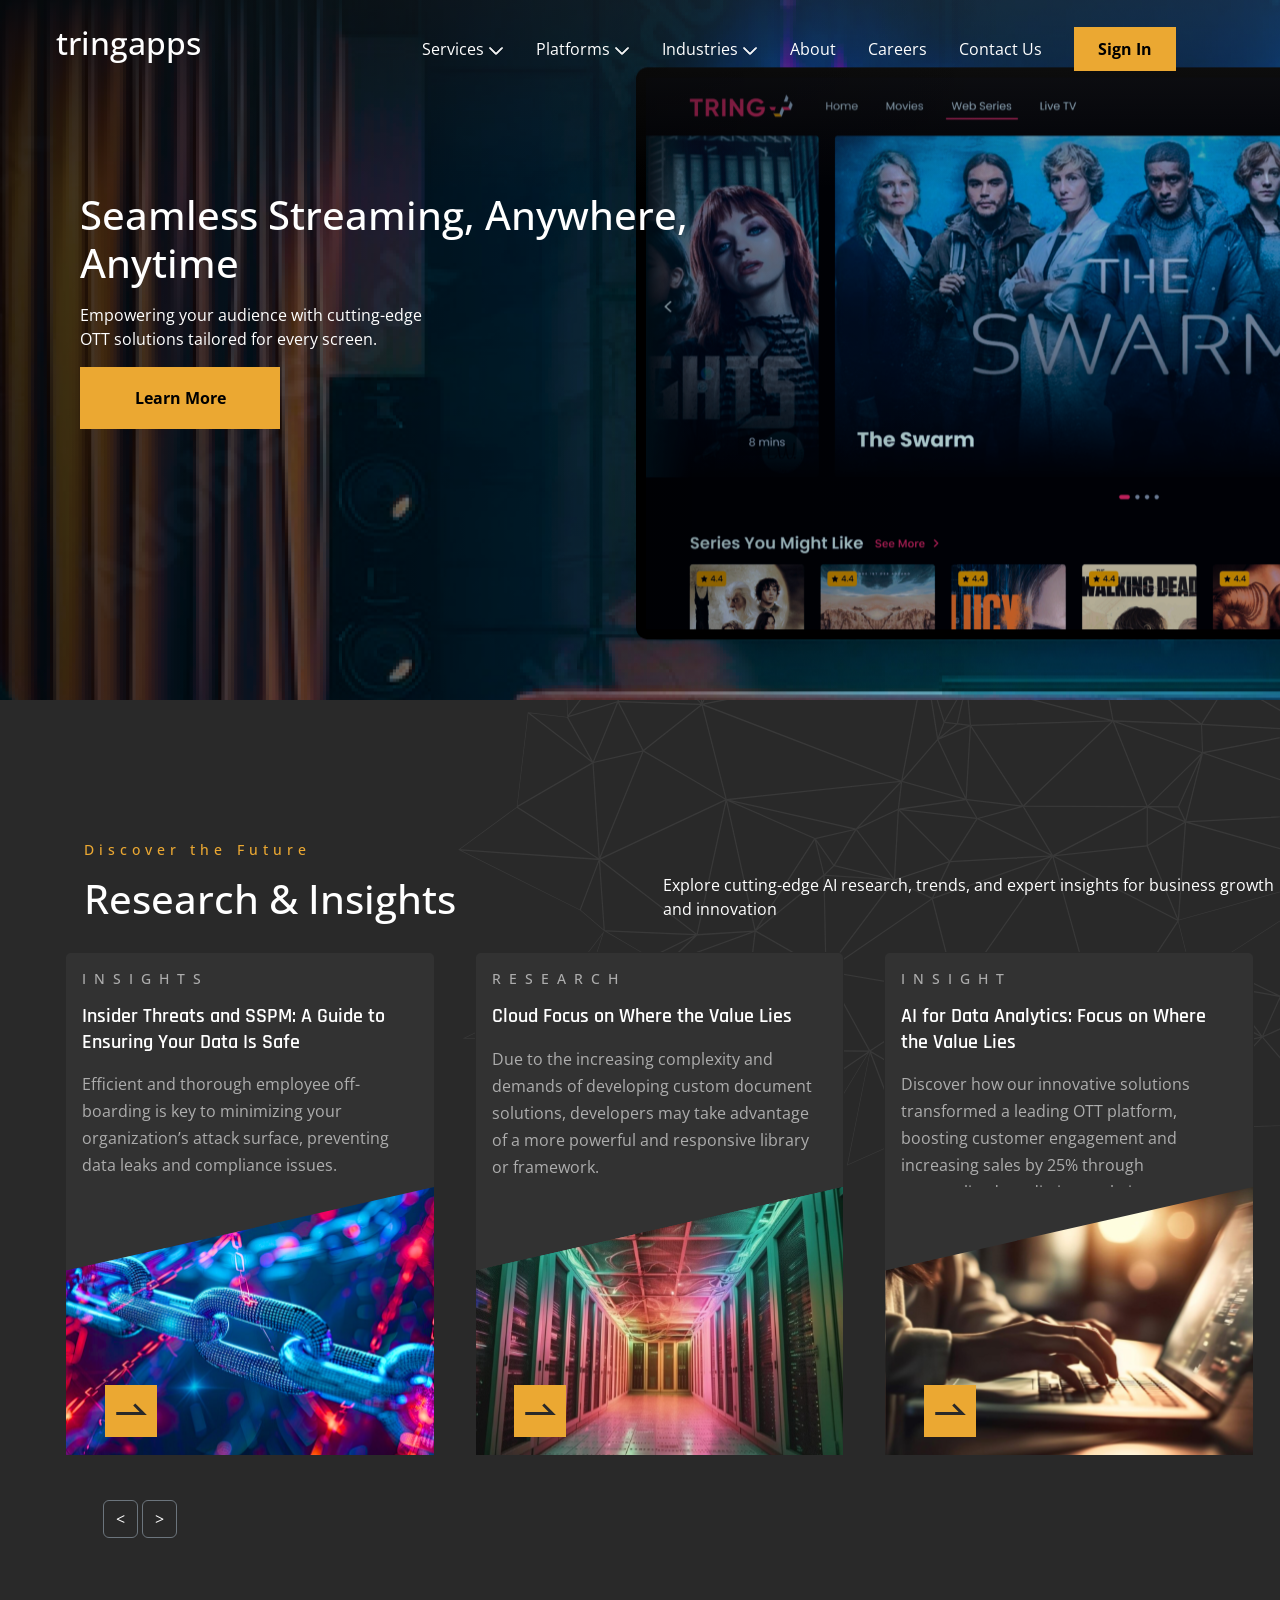
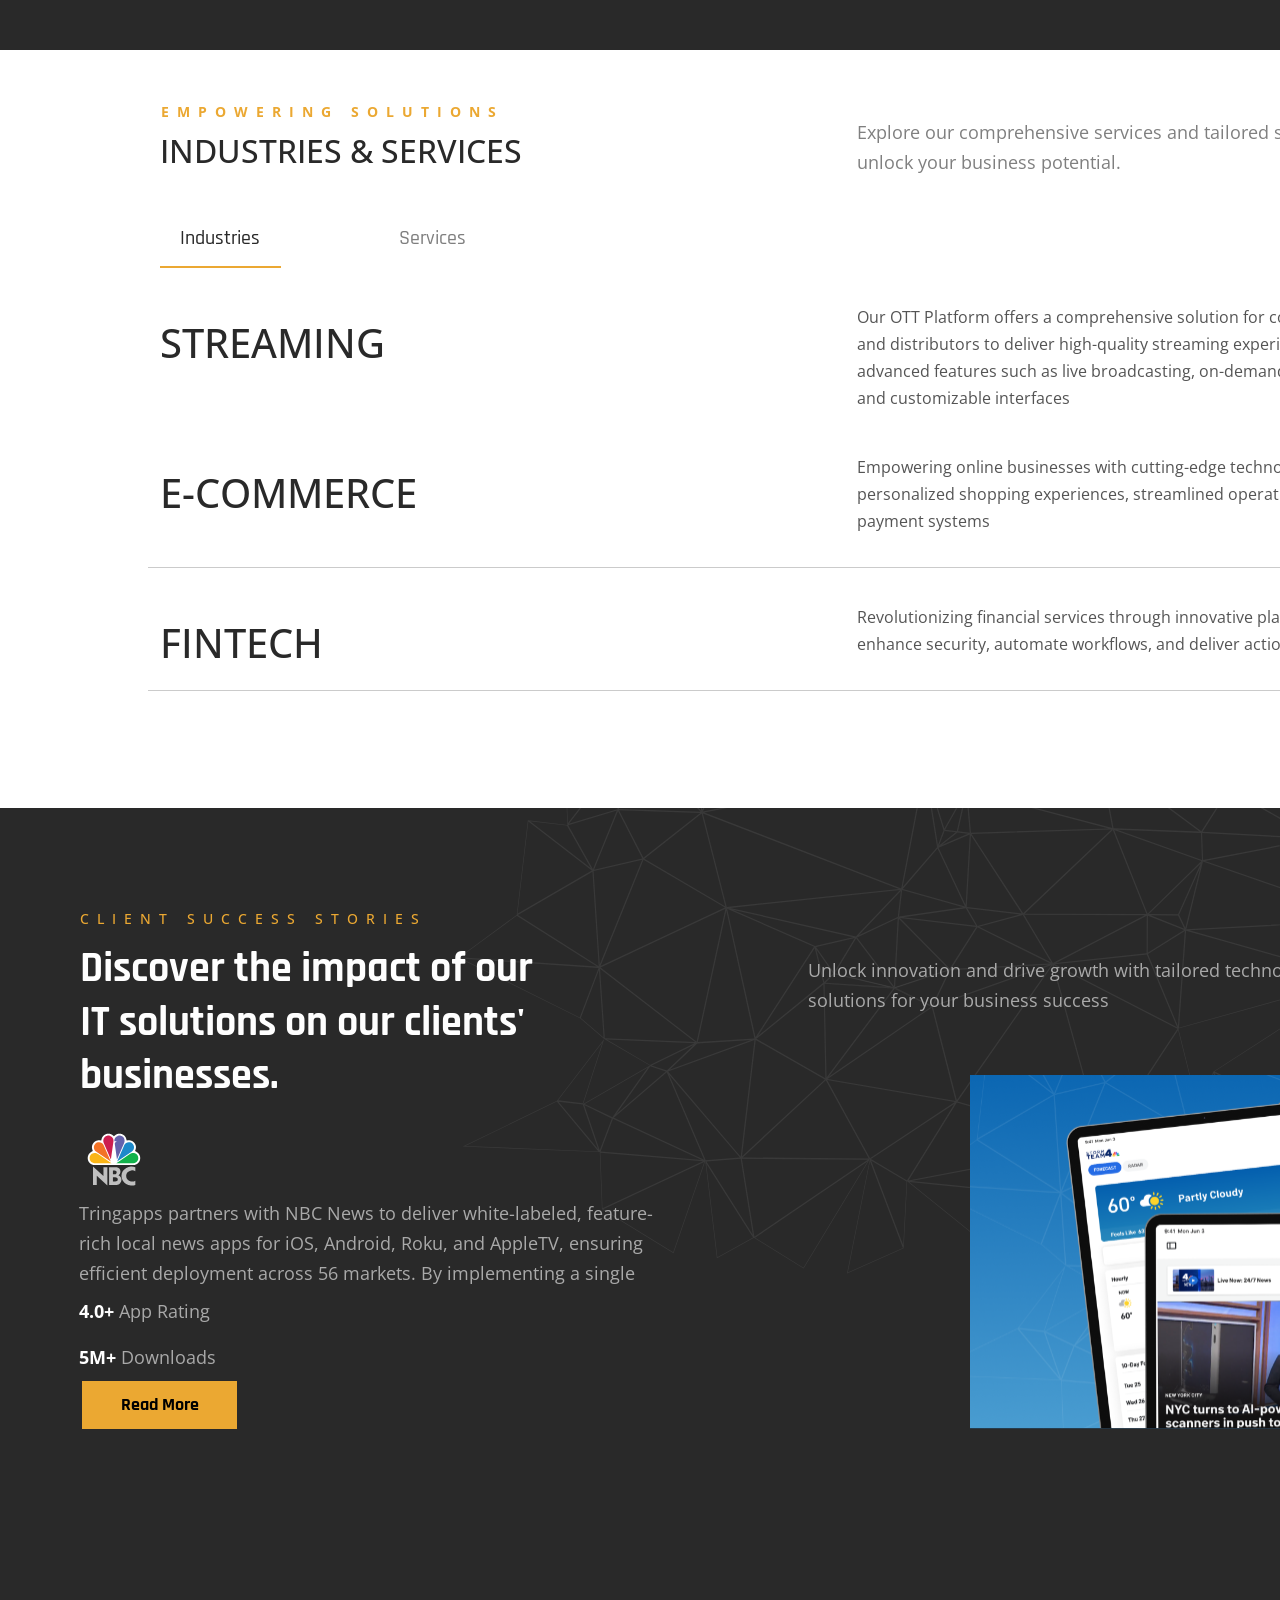
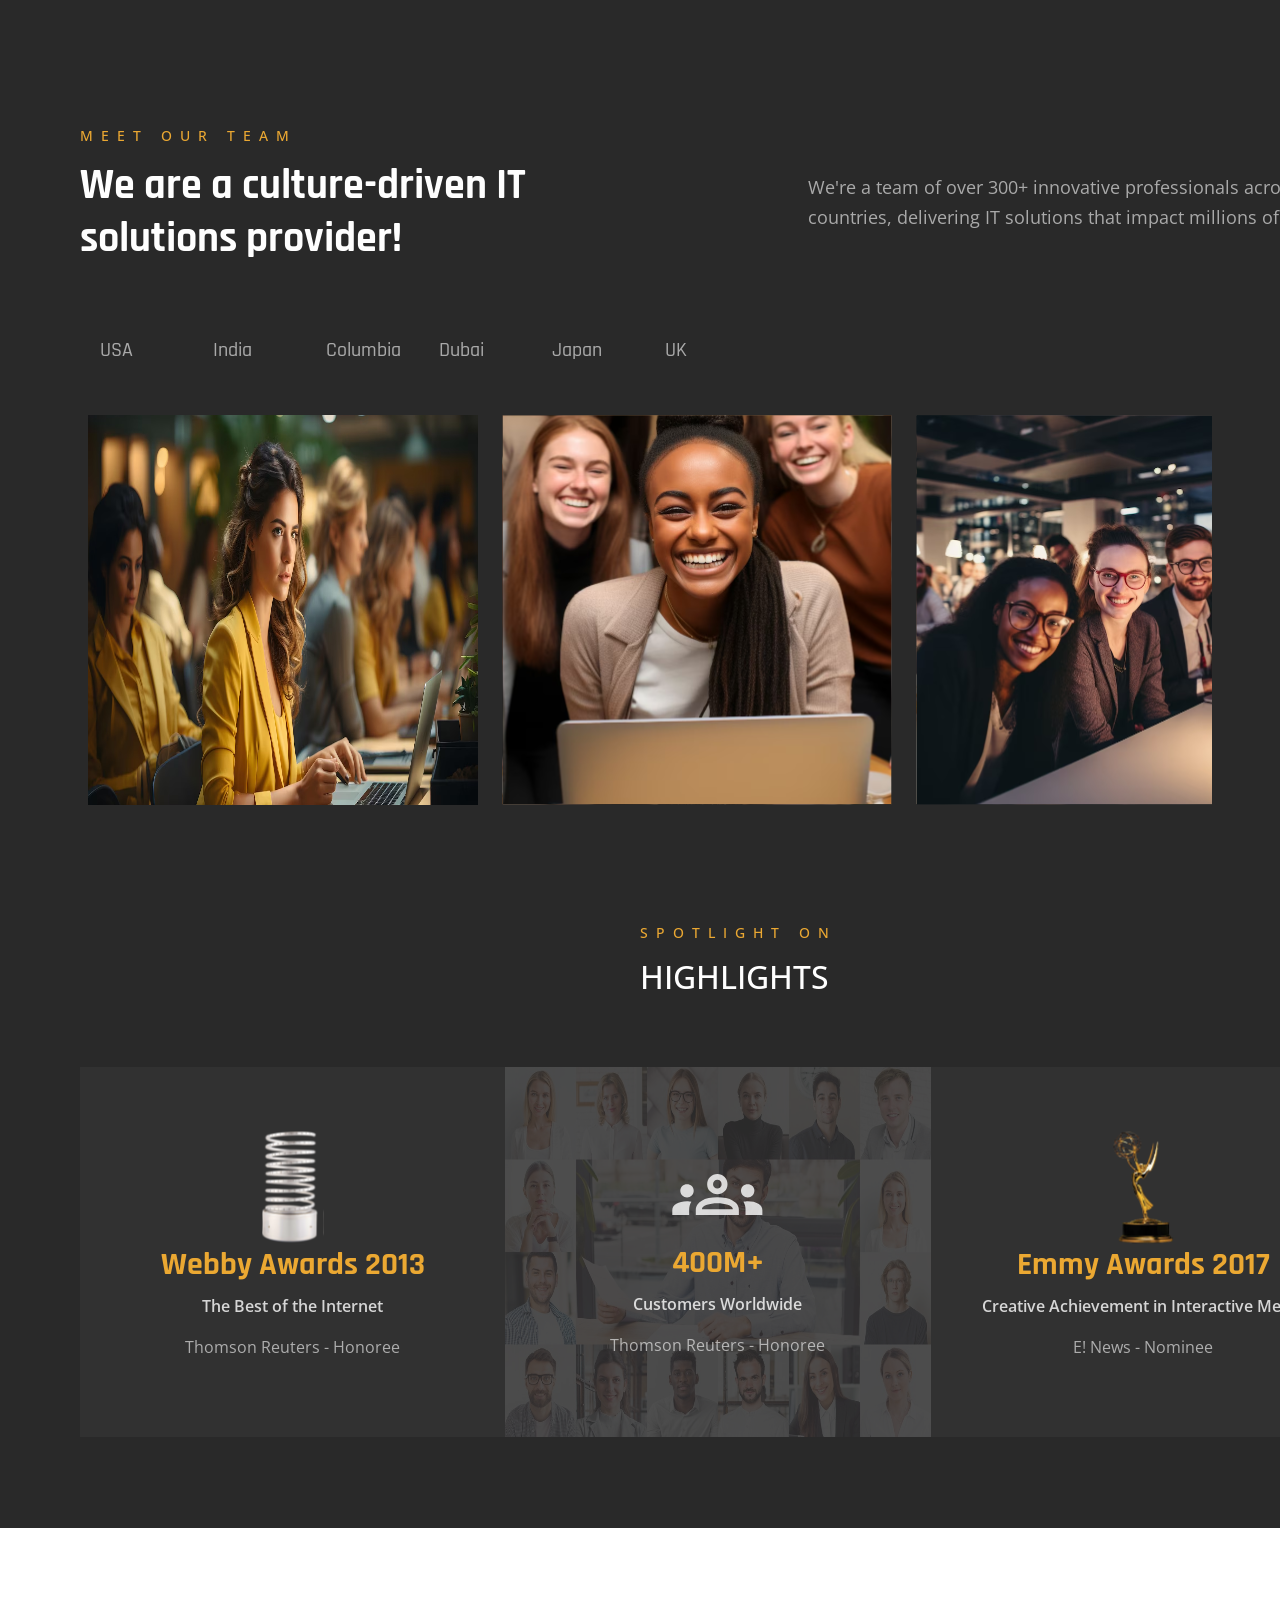
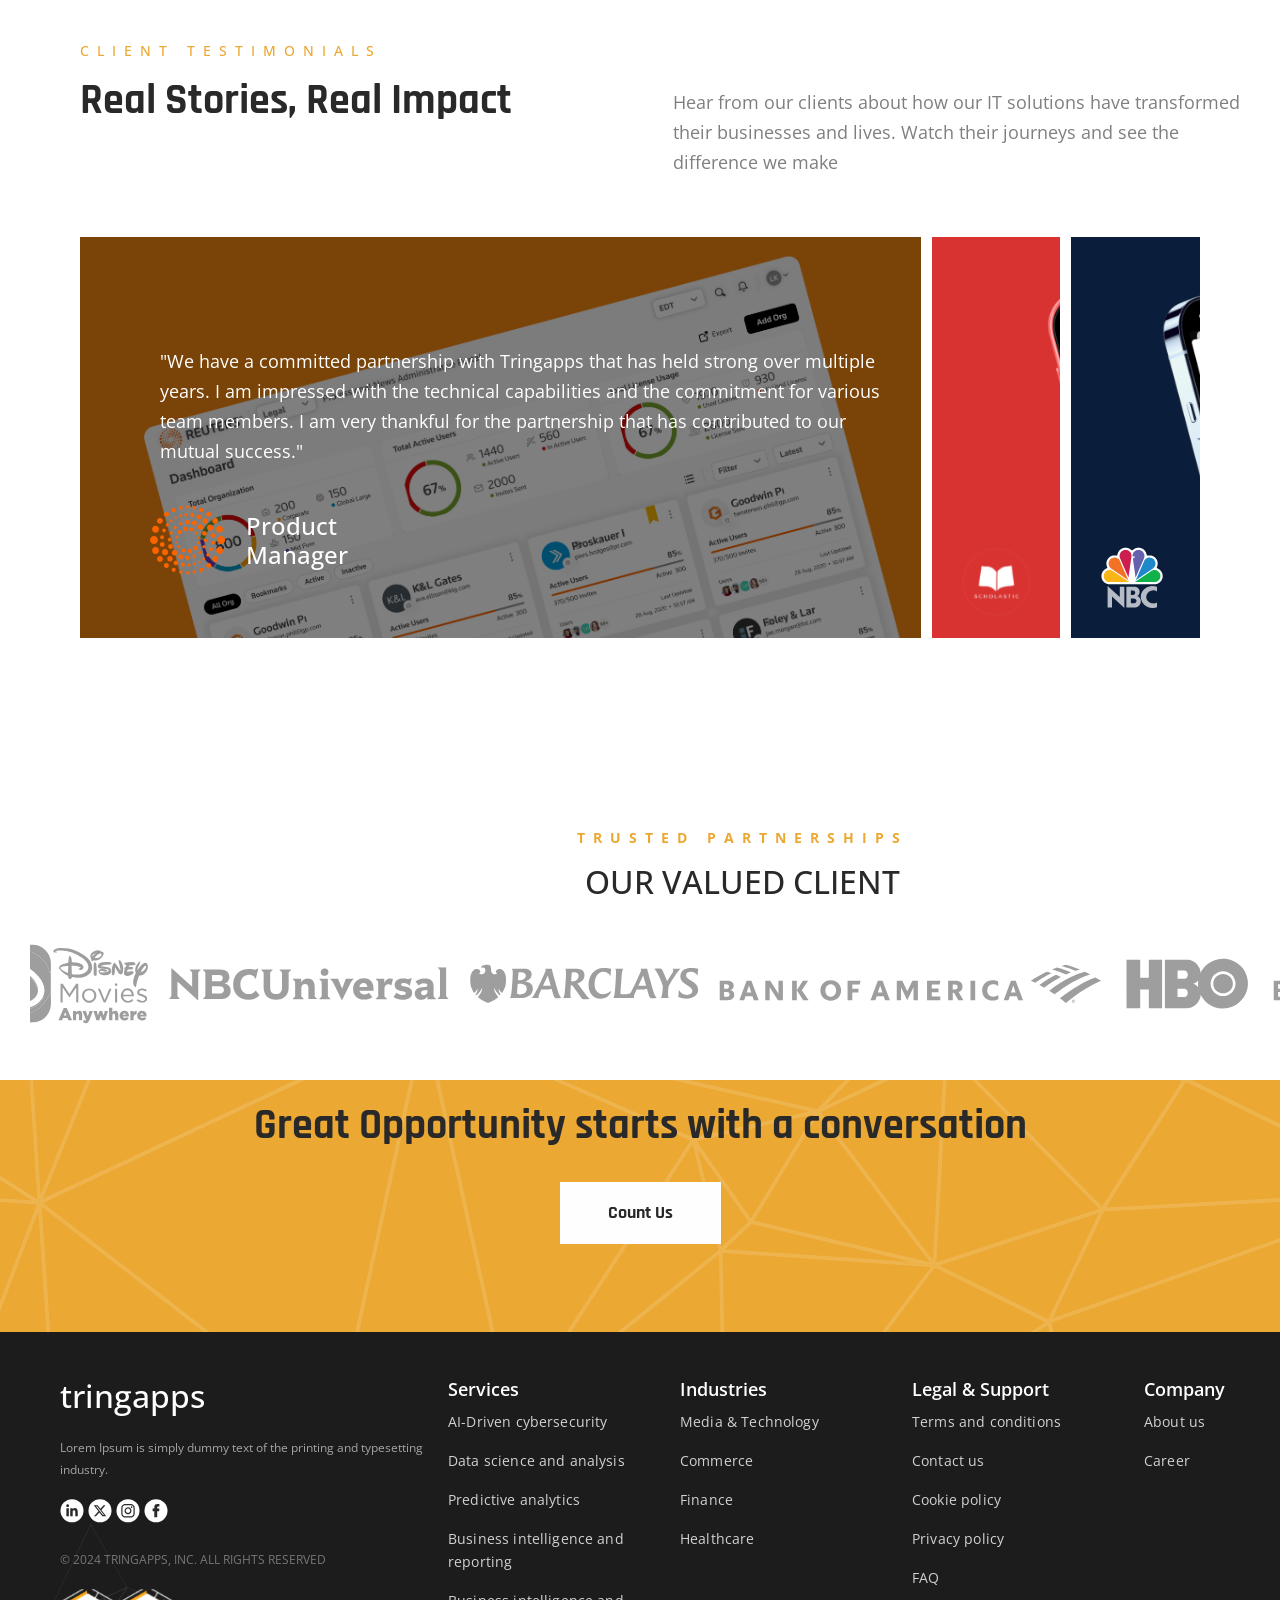
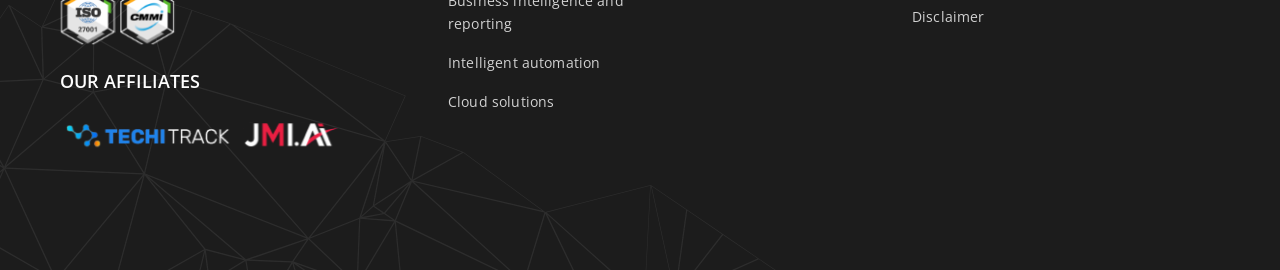
<file: week-3-task/index.html>
<!DOCTYPE html>
<html lang="en">

<head>
    <meta charset="UTF-8">
    <meta name="viewport" content="width=device-width, initial-scale=1.0">
    <title>tringapps</title>
    <link href="https://cdn.jsdelivr.net/npm/bootstrap@5.3.3/dist/css/bootstrap.min.css" rel="stylesheet"
        integrity="sha384-QWTKZyjpPEjISv5WaRU9OFeRpok6YctnYmDr5pNlyT2bRjXh0JMhjY6hW+ALEwIH" crossorigin="anonymous">
    <link rel="stylesheet" href="style.css">
    <link rel="preconnect" href="https://fonts.googleapis.com">
    <link rel="preconnect" href="https://fonts.gstatic.com" crossorigin>
    <link
        href="https://fonts.googleapis.com/css2?family=Noto+Sans:ital,wght@0,100..900;1,100..900&family=Nunito+Sans:ital,opsz,wght@0,6..12,200..1000;1,6..12,200..1000&family=Open+Sans:ital,wght@0,300..800;1,300..800&display=swap"
        rel="stylesheet">
    <link rel="preconnect" href="https://fonts.googleapis.com">
    <link rel="preconnect" href="https://fonts.gstatic.com" crossorigin>
    <link
        href="https://fonts.googleapis.com/css2?family=Noto+Sans:ital,wght@0,100..900;1,100..900&family=Nunito+Sans:ital,opsz,wght@0,6..12,200..1000;1,6..12,200..1000&family=Open+Sans:ital,wght@0,300..800;1,300..800&family=Rajdhani:wght@300;400;500;600;700&display=swap"
        rel="stylesheet">
</head>

<body>
    <section class="section-1">
        <div class="overlay-bg">

            <div class="container-fluid text-white p-3">
                <div class="row">
                    <div class="col-3">
                        <h2 class="logo mt-2">tringapps</h2>
                    </div>
                    <div class="col list-inline m-2">
                        <ul class="list-inline d-flex justify-content-end gap-4 m-0 nav-links">
                            <li class="list-inline-item component-1"><a class="text-white text-decoration-none"
                                    href=""></a>Services <svg xmlns="http://www.w3.org/2000/svg" width="16" height="16"
                                    fill="currentColor" stroke="currentColor" stroke-width="1"
                                    class=" arrow bi bi-chevron-down" viewBox="0 0 16 16">
                                    <path fill-rule="evenodd"
                                        d="M1.646 4.646a.5.5 0 0 1 .708 0L8 10.293l5.646-5.647a.5.5 0 0 1 .708.708l-6 6a.5.5 0 0 1-.708 0l-6-6a.5.5 0 0 1 0-.708" />
                                </svg> </li>
                            <li class="list-inline-item component-2"><a class="text-white text-decoration-none"
                                    href=""></a>Platforms <svg xmlns="http://www.w3.org/2000/svg" width="16" height="16"
                                    fill="currentColor" stroke="currentColor" stroke-width="1"
                                    class=" arrow bi bi-chevron-down" viewBox="0 0 16 16">
                                    <path fill-rule="evenodd"
                                        d="M1.646 4.646a.5.5 0 0 1 .708 0L8 10.293l5.646-5.647a.5.5 0 0 1 .708.708l-6 6a.5.5 0 0 1-.708 0l-6-6a.5.5 0 0 1 0-.708" />
                                </svg> </li>
                            <li class="list-inline-item component-3"><a class="text-white text-decoration-none"
                                    href=""></a>Industries <svg xmlns="http://www.w3.org/2000/svg" width="16"
                                    height="16" fill="currentColor" stroke="currentColor" stroke-width="1"
                                    class=" arrow bi bi-chevron-down" viewBox="0 0 16 16">
                                    <path fill-rule="evenodd"
                                        d="M1.646 4.646a.5.5 0 0 1 .708 0L8 10.293l5.646-5.647a.5.5 0 0 1 .708.708l-6 6a.5.5 0 0 1-.708 0l-6-6a.5.5 0 0 1 0-.708" />
                                </svg> </li>
                            <li class="list-inline-item component-4"><a class="text-white text-decoration-none"
                                    href=""></a>About</li>
                            <li class="list-inline-item component-5"><a class="text-white text-decoration-none"
                                    href=""></a>Careers</li>
                            <li class="list-inline-item component-6"><a class="text-white text-decoration-none"
                                    href=""></a>Contact Us</li>

                            <li class="ul-button"><button type="button" class="signin-button" onclick=signin()>Sign
                                    In</button></li>
                        </ul>
                    </div>
                </div>
            </div>
            <script>
                function signin() {
                    const baseUrl = window.location.origin;
                    const signupPath = "C:/Kishore/Github/Java/week-3/signin/signin.html"
                    window.location.href = baseUrl + signupPath;
                }
            </script>
            <div class="content">
                <div class="heading+text">
                    <div class="heading">
                        <h1>Seamless Streaming,
                            Anywhere, Anytime</h1>
                    </div>
                    <div class="text">
                        <p>
                            Empowering your audience with cutting-edge <br> OTT solutions tailored for every screen.
                        </p>
                    </div>
                </div>
                <div class="">
                    <button class="button">Learn More</button>
                </div>
            </div>
        </div>
    </section>
    <section class="section-2">
        <div class="dummy-space"></div>
        <div class="main">
            <div class="row">
                <div class="col-5 heading">
                    <div class="small-heading">
                        <p>Discover the Future</p>
                    </div>
                    <div class="main-heading">
                        <h1 class="text-white">Research & Insights</h1>
                    </div>
                </div>
                <div class="col col2-p">

                    <p class="text-white">Explore cutting-edge AI research, trends, and expert insights for business
                        growth <br> and innovation</p>
                </div>
            </div>
            <div class="image-container">
                <div class="rows"  id="scroll-container" style="margin-left: 45px;">
                    <div class="col-sm-1 col-md-2 col-4 card">
                        <div class="card-body">
                            <p class="p1">INSIGHTS</p>
                            <p class="text-white p2">Insider Threats and SSPM: A Guide to Ensuring Your Data Is Safe</p>
                            <div class="p3">
                                <p class="">Efficient and thorough employee off-boarding is key to minimizing your
                                    organization’s attack surface, preventing data leaks and compliance issues.</p>
                            </div>
                        </div>
                        <div class="image">
                            <img src="Vector 6.svg" alt="" class="zoom-image">
                            <button class="button"><img src="images/Right Arrow.svg" alt=""></button>
                        </div>
                    </div>
                    <div class="col-sm-1 col-md-2 col-4 card">
                        <div class="card-body">
                            <p class="p1">RESEARCH</p>
                            <p class="text-white p2">Cloud Focus on Where the Value Lies</p>
                            <div class="p3">
                                <p class="">Due to the increasing complexity and demands of developing custom document
                                    solutions, developers may take advantage of a more powerful and responsive library
                                    or framework.</p>
                            </div>
                        </div>
                        <div class="image">
                            <img src="images/image.svg" alt="" class="zoom-image">
                            <button class="button"><img src="images/Right Arrow.svg" alt=""></button>
                        </div>
                    </div>
                    <div class="col-sm-1 col-md-2 col-4 card">
                        <div class="card-body">
                            <p class="p1">INSIGHT</p>
                            <p class="text-white p2">AI for Data Analytics: Focus on Where the Value Lies</p>
                            <div class="p3">
                                <p class="">Discover how our innovative solutions transformed a leading OTT platform,
                                    boosting customer engagement and increasing sales by 25% through personalized
                                    predictive analytics.</p>
                            </div>
                        </div>
                        <div class="image">
                            <img src="images/image (1).svg" alt="" class="zoom-image">
                            <button class="button"><img src="images/Right Arrow.svg" alt=""></button>
                        </div>
                    </div>
                    <div class="col-sm-1 col-md-2 col-4 card">
                        <div class="card-body">
                            <p class="p1">INSIGHTS</p>
                            <p class="text-white p2">Insider Threats and SSPM: A Guide to Ensuring Your Data Is Safe</p>
                            <div class="p3">
                                <p class="">Efficient and thorough employee off-boarding is key to minimizing your
                                    organization’s attack surface, preventing data leaks and compliance issues.</p>
                            </div>
                        </div>
                        <div class="image">
                            <img src="Vector 6.svg" alt="" class="zoom-image">
                            <button class="button"><img src="images/Right Arrow.svg" alt=""></button>
                        </div>
                    </div>
                    <div class="col-sm-1 col-md-2 col-4 card">
                        <div class="card-body">
                            <p class="p1">RESEARCH</p>
                            <p class="text-white p2">Cloud Focus on Where the Value Lies</p>
                            <div class="p3">
                                <p class="">Due to the increasing complexity and demands of developing custom document
                                    solutions, developers may take advantage of a more powerful and responsive library
                                    or framework.</p>
                            </div>
                        </div>
                        <div class="image">
                            <img src="images/image.svg" alt="" class="zoom-image">
                            <button class="button"><img src="images/Right Arrow.svg" alt=""></button>
                        </div>
                    </div>
                </div>
            </div>
            <div style="display: flex; justify-items: center;">
                <!-- <div class="progress" role="progressbar" aria-label="Example 20px high" aria-valuenow="25"
                    aria-valuemin="0" aria-valuemax="100" style="height: 10px">
                    <div class="progress-bar bg-secondary" style="width: 25%;"></div>
                </div> -->
                <div style="margin-top: 25px; margin-left: 103px;">
                    <button id="scroll-left" class="btn text-white border-secondary">
                        &lt; <!-- Less-than symbol -->
                    </button>
                    <button id="scroll-right" class="btn text-white border-secondary">
                        &gt; <!-- Greater-than symbol -->
                    </button>
                </div>
            </div>
        </div>
        </div>
        </div>
       
    </section>
    <section class="section-3">
        <div class="main">
            <div class="heading">
                <div class="yellowheading">
                    <p>Empowering Solutions</p>
                </div>
                <div class="row">
                    <div class="col col1">
                        <h2>Industries & Services</h2>
                    </div>
                    <div class="col col2">
                        <p>Explore our comprehensive services and tailored solutions to unlock your business potential.
                        </p>
                    </div>
                </div>
            </div>
            <div class="iands">
                <div class="heading">
                    <div class="p1">
                        <p>Industries</p>
                    </div>
                    <div class="p2">
                        <p>Services</p>
                    </div>
                </div>
            </div>
            <div class="content">
                <div class="row">
                    <div class="col col1">
                        <h1>Streaming</h1>
                    </div>
                    <div class="col col2">
                        <p>Our OTT Platform offers a comprehensive solution for content creators and distributors to
                            deliver high-quality streaming experiences. With advanced features such as live
                            broadcasting, on-demand video access, and customizable interfaces</p>
                    </div>
                    <hr>
                </div>
                <div class="row">
                    <div class="col col1">
                        <h1>E-Commerce</h1>
                    </div>
                    <div class="col col2">
                        <p>Empowering online businesses with cutting-edge technologies for personalized shopping
                            experiences, streamlined operations, and secure payment systems</p>
                    </div>
                    <hr>
                </div>
                <div class="row">
                    <div class="col col1">
                        <h1>FinTech</h1>
                    </div>
                    <div class="col col2">
                        <p>Revolutionizing financial services through innovative platforms that enhance security,
                            automate workflows, and deliver actionable insights</p>
                    </div>
                </div>
            </div>
        </div>
    </section>
    <section class="section-4">
        <div class="main">
            <div class="firstheading">
                <p>Client Success Stories</p>
            </div>
            <br>
            <div class="row">
                <div class="col-4 col1">
                    <h2>Discover the impact of
                        our IT solutions on our
                        clients' businesses.</h2>
                </div>
                <div class="col-5 col2">
                    <p>Unlock innovation and drive growth with tailored technology solutions for your business success
                    </p>
                </div>
            </div>
            <div class="content row">
                <div class="col col1">
                    <div class="logo">
                        <img src="NBC-01 1.svg" alt="">
                    </div>
                    <div class="content2">
                        <p>Tringapps partners with NBC News to deliver white-labeled, feature-rich local news apps for
                            iOS, Android, Roku, and AppleTV, ensuring efficient deployment across 56 markets. By
                            implementing a single codebase, Tringapps created customized layouts for each market,
                            integrating smart notifications for breaking news, enhanced analytics, and new ad networks
                            to boost monetization. This collaboration increased user engagement significantly, reduced
                            development costs by over 60%, and streamlined app maintenance through automated testing and
                            build generation, making NBC's local apps highly popular in multiple markets.
                        </p>
                    </div>
                    <div class="text">
                        <p><b class="text-white">4.0+ </b>App Rating</p>
                        <p><b class="text-white">5M+ </b>Downloads</p>
                    </div>
                    <div class="button">
                        <button>Read More</button>
                    </div>
                </div>
                <div class="col image" style="position: relative;bottom: 55px;">
                    <img src="image (2).svg" alt="">
                </div>
            </div>
            <!-- <div style="display: flex; justify-items: center;">
                <div class="progress" role="progressbar" aria-label="Example 20px high" aria-valuenow="25"
                    aria-valuemin="0" aria-valuemax="100" style="height: 10px">
                    <div class="progress-bar bg-secondary" style="width: 25%;"></div>
                </div>
                <div style="margin-top: 55px; margin-left: 103px;">
                    <button class="btn text-white border-secondary">
                        < </button>
                            <button class="btn text-white border-secondary">></button>
                </div>
            </div> -->
        </div>
    </section>
    <section class="section-5">
        <div class="main">
            <div class="firstheading">
                <p>Meet our team</p>
            </div>
            <br>
            <div class="row">
                <div class="col-4 col1">
                    <h2>We are a culture-driven IT solutions provider!</h2>
                </div>
                <div class="col-5 col2">
                    <p>We're a team of over 300+ innovative professionals across 6 countries, delivering IT solutions
                        that impact millions of lives.</p>
                </div>
            </div>
            <div class="country">
                <div class="cols">
                    <h5>USA</h5>
                </div>
                <div class="cols">
                    <h5>India</h5>
                </div>
                <div class="cols">
                    <h5>Columbia</h5>
                </div>
                <div class="cols">
                    <h5>Dubai</h5>
                </div>
                <div class="cols">
                    <h5>Japan</h5>
                </div>
                <div class="cols">
                    <h5>UK</h5>
                </div>
            </div>
            <div class="pictures">
                <div class="row rows">
                    <div class="scroll-container">
                        <img src="images/65e9362e0f9834b469f605ae80faf0d1.png" alt="" width="410" height="410" class="hover-height">
                        <img src="images/image 135.svg" alt="" width="410" height="410" class="hover-height">
                        <img src="images/image 136.svg" alt="" width="410" height="410" class="hover-height">
                        <img src="images/image 137.svg" alt="" width="410" height="410" class="hover-height">
                        <img src="images/65e9362e0f9834b469f605ae80faf0d1.png" alt="" width="410" height="410" class="hover-height">
                    </div>
                </div>
            </div>
    </section>
    <section class="section-6">
        <div class="heading">
            <div class="firstheading">
                <p>Spotlight on</p>
            </div>
            <div class="secondheading">
                <h2>Highlights</h2>
            </div>
        </div>
        <div class="pictures">
            <div class="row rows">
                <div class="scroll-container">
                    <div class="cards">
                        <div style="position: relative;top: 63px;">
                            <img src="images/webbytrophy-20200519010602323 1.svg" alt="">
                            <h3>Webby Awards 2013</h3>
                            <p class="p1">The Best of the Internet</p>
                            <p class="p2">Thomson Reuters - Honoree</p>
                        </div>
                    </div>
                    <div class="cards">
                        <div>
                            <img src="images/2f3c939aa1c3accc1c63e646bf551ee6.png" alt=""
                                style=" position: relative; opacity: 14%;" width="425.33331298828125px" height="370px">
                            <div style="position: relative; bottom: 289px;">

                                <img src="images/groups_24dp_E8EAED_FILL0_wght300_GRAD0_opsz24 1.svg" alt="" width=""
                                    height="">
                                <h3>400M+</h3>
                                <p class="p1">Customers Worldwide</p>
                                <p class="p2">Thomson Reuters - Honoree</p>
                            </div>
                        </div>
                    </div>
                    <div class="cards">
                        <div style="position: relative;top: 63px;">
                            <img src="images/13-Emmy-Statuette 1.svg" alt="">
                            <h3>Emmy Awards 2017</h3>
                            <p class="p1">Creative Achievement in Interactive Media</p>
                            <p class="p2">E! News - Nominee</p>
                        </div>
                    </div>
                </div>
            </div>
        </div>
    </section>
    <section class="section-7">
        <div class="main">
            <div class="firstheading">
                <p>Client Testimonials</p>
            </div>
            <br>
            <div class="row">
                <div class="col-4 col1">
                    <h2>Real Stories, Real Impact</h2>
                </div>
                <div class="col-5 col2">
                    <p>Hear from our clients about how our IT solutions have transformed their businesses and lives.
                        Watch their journeys and see the difference we make</p>
                </div>
            </div>
            <div class="pictures">
                <div class="pic1">
                    <div class="pic">
                        <div class="content">
                            <p>"We have a committed partnership with Tringapps that has held strong over multiple years.
                                I
                                am impressed with the technical capabilities and the commitment for various team
                                members. I
                                am very thankful for the partnership that has contributed to our mutual success."</p>
                            <div class="logo">
                                <div style="width: 75.13011169433594;
                                    height: 68.69824981689453;
                                    color: #FA6400;"><img src="images/Fill 2.svg" alt=""></div>
                                <div class="heading">
                                    <h4>Product Manager</h4>
                                </div>
                            </div>
                        </div>
                    </div>
                </div>
                <div class="pic2 hover-big-image">
                    <div class="pic2s">
                        <img src="images/Testimonial-2 1.svg" alt="">
                    </div>
                </div>
                <div class="pic3 hover-big-image">
                    <div class="pic3s">
                        <img src="images/Group.svg" alt="">
                    </div>
                </div>
            </div>
        </div>
    </section>
    <section class="section-8">
        <div class="heading">
            <div class="p1">
                <p>Trusted Partnerships</p>
            </div>
            <div class="head">
                <h2>OUr Valued client</h2>
            </div>
        </div>
        <div class="logos">
            <div class="scroll-container">
                <img src="images/Vector.svg" alt="" width="200px" height="100px">
                <pre> </pre>
                <img src="images/NBCUniversal.svg" alt="" width="300px" height="100px">
                <pre> </pre>
                <img src="images/Barclays.svg" alt="" width="250px" height="100px">
                <pre> </pre>
                <img src="images/Bank of america.svg" alt="" width="403.69px" height="100px">
                <pre> </pre>
                <img src="images/HBO.svg" alt="" width="150.27px" height="100px">
                <pre> </pre>
                <img src="images/Bank of america.svg" alt="" width="403.69px" height="100px">
            </div>
        </div>
    </section>
    <section class="section-9" style="background-image: url('images/Group\ 4.svg');">
        <h2>Great Opportunity starts with a conversation</h2>
        <div style="text-align: center;">
            <button class="button">Count Us</button>
        </div>
    </section>
    <footer class="footer">
        <div class="main">
            <div class="row">
                <div class="col col1">
                    <h2>tringapps</h2><br>
                    <p class="p1">Lorem Ipsum is simply dummy text of the
                        printing and typesetting industry.</p>
                    <div class="socialmedia">
                        <img src="images/Linkedin.svg" alt="" width="24px" height="24px">
                        <img src="images/Twitter 24px.svg" alt="" width="24px" height="24px">
                        <img src="images/ic_instagram.svg" alt="" width="24px" height="24px">
                        <img src="images/ic_instagram (1).svg" alt="" width="24px" height="24px">
                    </div>
                    <br>
                    <p class="p2">© 2024 TRINGAPPS, INC. ALL RIGHTS RESERVED</p>
                    <div class="socialmedia">
                        <img src="images/iso-150x150 1.svg" alt="" width="56.01px" height="56.01pxpx">
                        <img src="images/cmmi-150x150 1.svg" alt="" width="56.01px" height="56.01px">
                    </div><br>
                    <p class="p3">Our Affiliates</p><br>
                    <div class="image">
                        <img src="images/techi-1 1.svg" alt="" width="178px" height="27px">
                        <img src="images/jmi-1 1.svg" alt="" width="98px" height="26px">
                    </div>
                </div>
                <div class="service">
                    <div class="col col1">
                        <h4>Services</h4>
                        <p>AI-Driven cybersecurity</p>
                        <p>Data science and analysis</p>
                        <p>Predictive analytics</p>
                        <p>Business intelligence and reporting</p>
                        <p>Business intelligence and reporting</p>
                        <p>Intelligent automation</p>
                        <p>Cloud solutions</p>
                    </div>
                    <div class="col col2">
                        <h4>Industries</h4>
                        <p>Media & Technology </p>
                        <p>Commerce</p>
                        <p>Finance</p>
                        <p>Healthcare</p>
                    </div>
                    <div class="col col3">
                        <h4>Legal & Support</h4>
                        <p>Terms and conditions</p>
                        <p>Contact us</p>
                        <p>Cookie policy</p>
                        <p>Privacy policy</p>
                        <p>FAQ</p>
                        <p>Disclaimer</p>
                    </div>
                    <div class="col col4">
                        <h4>Company</h4>
                        <p>About us</p>
                        <p>Career</p>
                    </div>
                </div>
            </div>
        </div>
    </footer>
    <script src="https://cdn.jsdelivr.net/npm/bootstrap@5.3.3/dist/js/bootstrap.bundle.min.js"
        integrity="sha384-YvpcrYf0tY3lHB60NNkmXc5s9fDVZLESaAA55NDzOxhy9GkcIdslK1eN7N6jIeHz"
        crossorigin="anonymous"></script>
        <script>
            document.addEventListener("DOMContentLoaded", function () {
    const scrollContainer = document.getElementById("scroll-container");
    const scrollLeftButton = document.getElementById("scroll-left");
    const scrollRightButton = document.getElementById("scroll-right");

    
    scrollLeftButton.addEventListener("click", () => {
        scrollContainer.scrollBy({
            left: -300, 
            behavior: "smooth", 
        });
    });

    
    scrollRightButton.addEventListener("click", () => {
        scrollContainer.scrollBy({
            left: 300, 
            behavior: "smooth",
        });
    });
});
        </script>

</body>

</html>
</file>
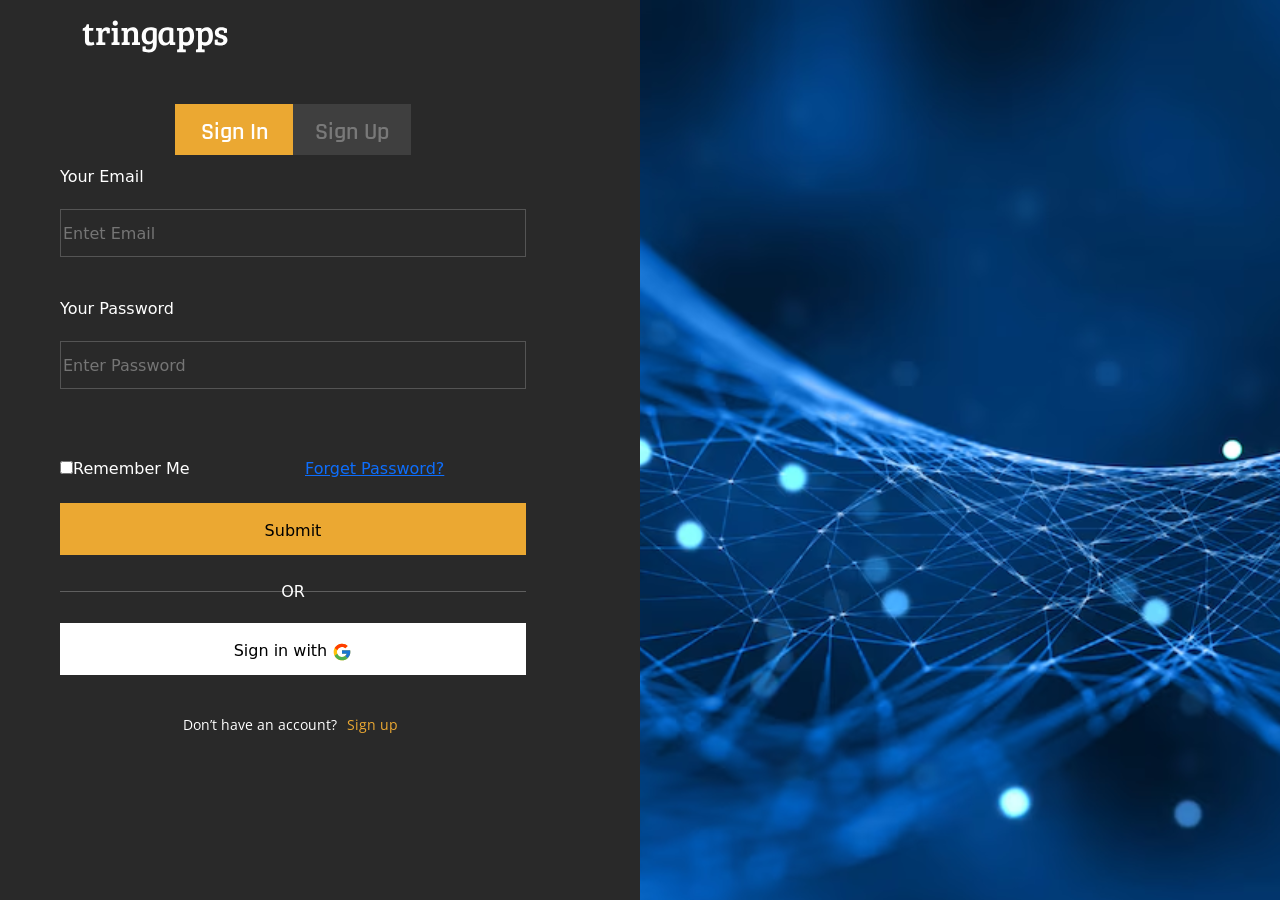
<file: week-3-task/signin/signin.html>
<!DOCTYPE html>
<html lang="en">

<head>
    <meta charset="UTF-8">
    <meta name="viewport" content="width=device-width, initial-scale=1.0">
    <title>Sign In Page</title>
    <link href="https://cdn.jsdelivr.net/npm/bootstrap@5.3.3/dist/css/bootstrap.min.css" rel="stylesheet"
        integrity="sha384-QWTKZyjpPEjISv5WaRU9OFeRpok6YctnYmDr5pNlyT2bRjXh0JMhjY6hW+ALEwIH" crossorigin="anonymous">
        <link rel="preconnect" href="https://fonts.googleapis.com">
    <link rel="preconnect" href="https://fonts.gstatic.com" crossorigin>
    <link
        href="https://fonts.googleapis.com/css2?family=Noto+Sans:ital,wght@0,100..900;1,100..900&family=Nunito+Sans:ital,opsz,wght@0,6..12,200..1000;1,6..12,200..1000&family=Open+Sans:ital,wght@0,300..800;1,300..800&display=swap"
        rel="stylesheet">
    <link rel="preconnect" href="https://fonts.googleapis.com">
    <link rel="preconnect" href="https://fonts.gstatic.com" crossorigin>
    <link
        href="https://fonts.googleapis.com/css2?family=Noto+Sans:ital,wght@0,100..900;1,100..900&family=Nunito+Sans:ital,opsz,wght@0,6..12,200..1000;1,6..12,200..1000&family=Open+Sans:ital,wght@0,300..800;1,300..800&family=Rajdhani:wght@300;400;500;600;700&display=swap"
        rel="stylesheet">
    <link rel="stylesheet" href="signin.css">
</head>

<body>
    <div class="row">
        <div class="col main">
            <div class="heading">
                <img src="logo.svg" alt="">
            </div>
            <div class="firstpart">
                <div class="buttons">
                    <button style="background: #EBA832 ; color: white;">Sign In</button>
                    <button style="background: #FFFFFF1A; color:#FFFFFF4D;" onclick="signup()">Sign Up</button>
                </div>
                <div class="formarea">
                    <form action="" id="signin">
                        <div>
                            <label for="" style="color: white;">Your Email</label>
                        </div>
                        <div>
                            <input type="text" placeholder="Entet Email" class="nameFeild" id="email">
                        </div>
                        <div id="emailError"></div>
                        <div>
                            <label for="" style="color: white;">Your Password</label><br>
                        </div>
                        <div>
                            <input type="text" placeholder="Enter Password" class="nameFeild" id="password">
                        </div>
                        <div id="passworderror"></div>
                    </div>
                    <div class="content row" style="color: white;position: relative;top: 86px;">
                        <div class="col">
                            <input type="checkbox">Remember Me
                        </div>
                        <div class="col">
                            <a href="">Forget Password?</a>
                        </div>
                    </div>
                </div>
                <div class="secondpart">
                    <button class="b1" type="submit">Submit</button>
                    <br>
                    <div class="line">
                        <hr style="position: relative;">
                        <p style="position: relative; bottom: 28px;">OR</p>
                    </div>
                    <br>
                    <br>
                    <button class="b2">Sign in with <img src="ic_google.svg" width="20px" height="20px" alt=""></button>
                    <div class="lasttext">
                        <span>
                            <p>Don’t have an account? <button onclick="signup()">Sign up</button></p>
                        </span>
                    </div>
                </div>
            </form>
        </div>
        <div class="col image"></div>
    </div>
    <script>
        function signup() {
        const baseUrl = window.location.origin; 
        const signupPath = "C:/Kishore/Github/Java/week-3/signup/signup.html";
        window.location.href = baseUrl + signupPath;
        }
    </script>

    <script src="https://cdn.jsdelivr.net/npm/bootstrap@5.3.3/dist/js/bootstrap.bundle.min.js"
        integrity="sha384-YvpcrYf0tY3lHB60NNkmXc5s9fDVZLESaAA55NDzOxhy9GkcIdslK1eN7N6jIeHz"
        crossorigin="anonymous"></script>
    <script src="signin.js"></script>
</body>

</html>
</file>
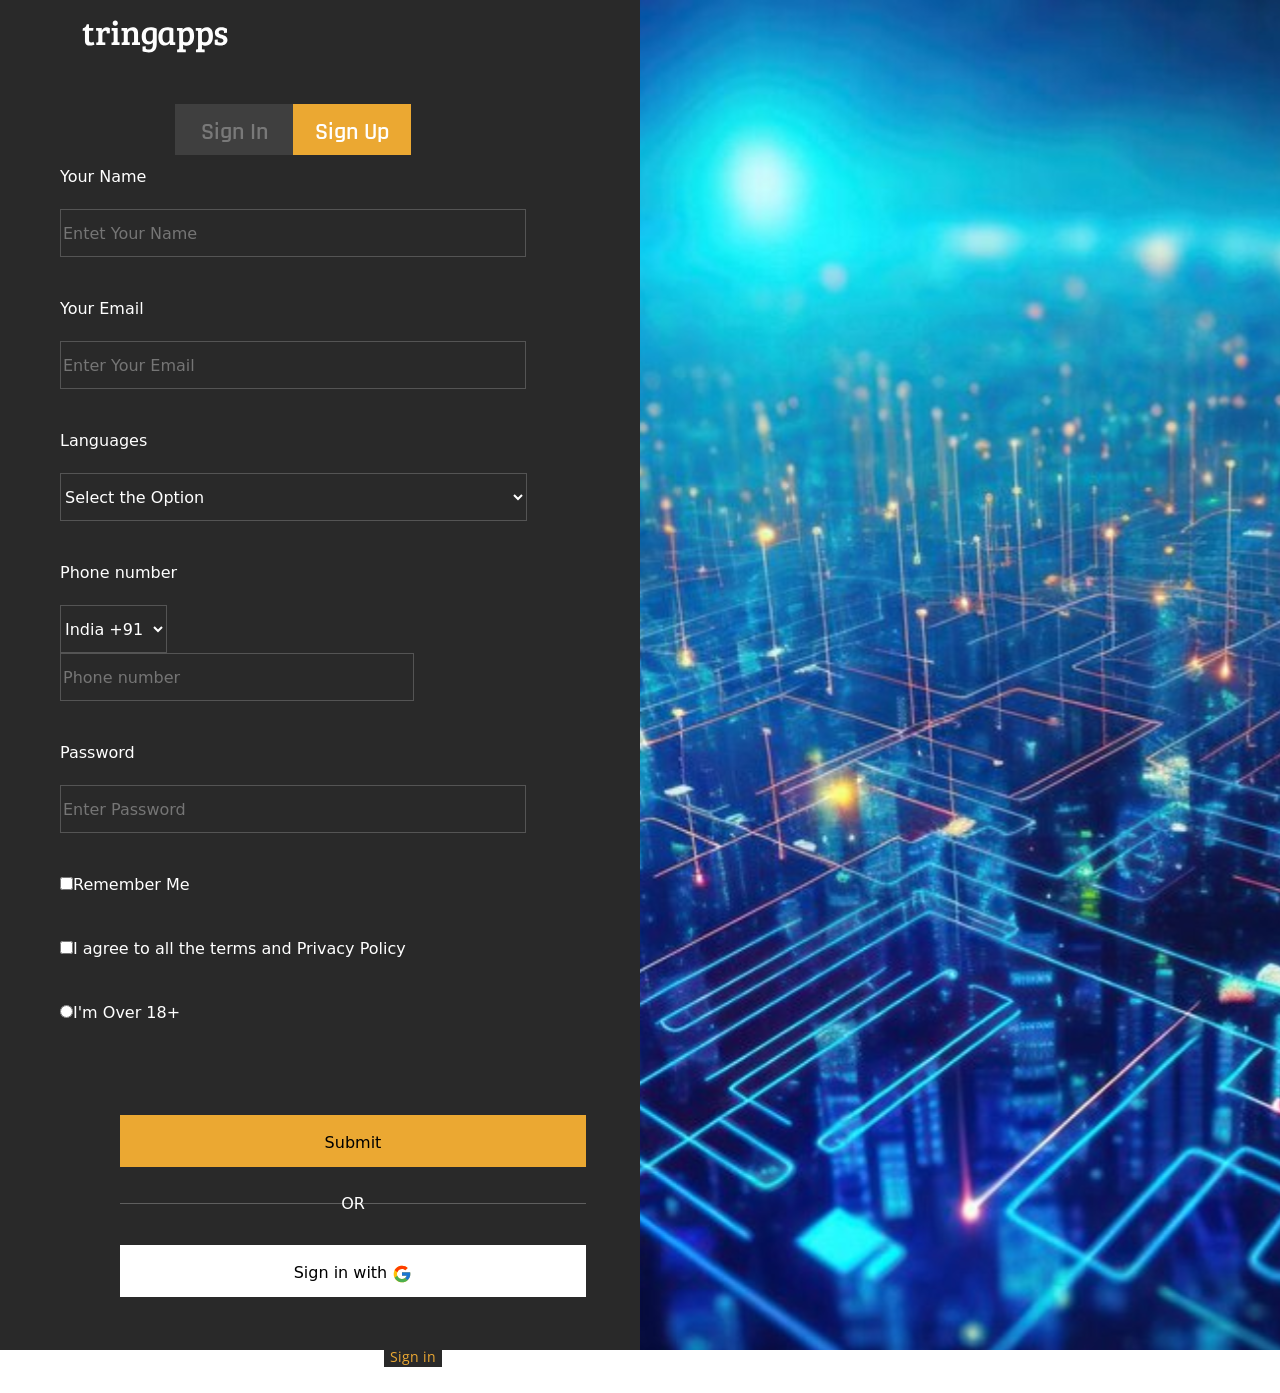
<file: week-3-task/signup/signup.html>
<!DOCTYPE html>
<html lang="en">

<head>
    <meta charset="UTF-8">
    <meta name="viewport" content="width=device-width, initial-scale=1.0">
    <title>Sign Up</title>
    <link href="https://cdn.jsdelivr.net/npm/bootstrap@5.3.3/dist/css/bootstrap.min.css" rel="stylesheet"
        integrity="sha384-QWTKZyjpPEjISv5WaRU9OFeRpok6YctnYmDr5pNlyT2bRjXh0JMhjY6hW+ALEwIH" crossorigin="anonymous">
        <link rel="preconnect" href="https://fonts.googleapis.com">
    <link rel="preconnect" href="https://fonts.gstatic.com" crossorigin>
    <link
        href="https://fonts.googleapis.com/css2?family=Noto+Sans:ital,wght@0,100..900;1,100..900&family=Nunito+Sans:ital,opsz,wght@0,6..12,200..1000;1,6..12,200..1000&family=Open+Sans:ital,wght@0,300..800;1,300..800&display=swap"
        rel="stylesheet">
    <link rel="preconnect" href="https://fonts.googleapis.com">
    <link rel="preconnect" href="https://fonts.gstatic.com" crossorigin>
    <link
        href="https://fonts.googleapis.com/css2?family=Noto+Sans:ital,wght@0,100..900;1,100..900&family=Nunito+Sans:ital,opsz,wght@0,6..12,200..1000;1,6..12,200..1000&family=Open+Sans:ital,wght@0,300..800;1,300..800&family=Rajdhani:wght@300;400;500;600;700&display=swap"
        rel="stylesheet">
    <link rel="stylesheet" href="signup.css">
</head>

<body>
    <div class="row">
        <div class="col main ">
            <div class="heading">
                <img src="logo.svg" alt="">
            </div>
            <div class="firstpart">
                <div class="buttons">
                    <button style="background: #FFFFFF1A ; color: #FFFFFF4D ;" onclick="signin()">Sign In</button>
                    <button style="background: #EBA832  ; color: white ; ">Sign Up</button>
                </div>
                <div class="formarea">
                    <form action="" id="signup">
                        <div>
                            <label for="" style="color: white;">Your Name</label>
                        </div>
                        <div>
                            <input type="text" placeholder="Entet Your Name" class="nameFeild" id="name" onchange="validateName()">
                        </div>
                        <div id="namerror"></div>
                        <div>
                            <label for="" style="color: white;">Your Email</label><br>
                        </div>
                        <div>
                            <input type="email" placeholder="Enter Your Email" class="nameFeild" id="email" onchange="validateEmail()">
                        </div>
                        <div id="emailError"></div>
                        <div>
                            <label for="" style="color: white;">Languages</label>
                        </div>
                        <div>
                            <select name="language" id="language" onchange="validateLanguage()">
                                <option value="default" style="color: black;">Select the Option</option>
                                <option value="Tamil" style="color: black;">Tamil</option>
                                <option value="English" style="color: black;">English</option>
                              </select>
                        </div>
                        <div id="languageerror"></div>
                        <div>
                            <label for="" style="color: white;">Phone number</label>
                        </div>
                        <div>
                            <span>

                                <select name="country" class="dropdown-1" id="country">
                                    <option value="India" style="color: black;">India +91</option>
                                    <option value="Australia" style="color: black;">Australia +036</option>
                                    <option value="New Zealand" style="color: black;">New Zealand +554</option>
                                    <option value="USA" style="color: black;">USA +1</option>
                                  </select>
                              <input type="text" placeholder="Phone number" class="namefeild" id="phone" onchange="validatePhone()">
                                </span>
                            
                        </div>
                        <div id="phoneerror"></div>
                        <div>
                            <label for="" style="color: white;">Password</label>
                        </div>
                        <div>
                            <input type="password" placeholder="Enter Password" class="nameFeild" id="password" onchange="validatePassword()">
                        </div>
                        <div id="passworderror"></div>
                        <div style="color: white;">
                            <input type="checkbox" onchange="validateCheckbox()">Remember Me
                        </div>
                        <div id="errorcheck"></div>

                        <div style="color: white;">
                            <input type="checkbox" style="color: white;" onchange="validateCheckbox()">I agree to all the terms and Privacy Policy
                        </div>
                        <div id="errorcheck"></div>
                        <div style="color: white;">
                            <input type="radio" style="color: white;" onchange="validateCheckbox()">I'm Over 18+ 
                        </div>
                        <div id="errorcheck"></div>
                        <div class="secondpart">
                            <button class="b1" type="submit">Submit</button>
                            <br>
                            <div class="line">
                                <hr style="position: relative;"><p style="position: relative; bottom: 28px;">OR</p>
                            </div>
                            <br>
                            <br>
                            <button class="b2">Sign in with <img src="ic_google.svg" width="20px" height="20px" alt=""></button>
                            <div class="lasttext">
                                <span><p>have an account? <button onclick="signin()">Sign in</button></p></span>
                            </div>
                        </div>
                    </form>
                </div>
            </div>            

        </div>
        <div class="col image"></div>
    </div>
    <script>
        function signin() {
    const baseUrl = window.location.origin; 
    const signupPath = "C:/Kishore/Github/Java/week-3/signin/signin.html";
    window.location.href = baseUrl + signupPath;
    }
    </script>
    <script src="https://cdn.jsdelivr.net/npm/bootstrap@5.3.3/dist/js/bootstrap.bundle.min.js"
        integrity="sha384-YvpcrYf0tY3lHB60NNkmXc5s9fDVZLESaAA55NDzOxhy9GkcIdslK1eN7N6jIeHz"
        crossorigin="anonymous"></script>
        <script src="signup.js"></script>
</body>

</html>
</file>
<file: week-3-task/style.css>
* {
    margin: 0;
    padding: 0;
    font-family: 'Open Sans';

}

.section-1 {
    height: 700px;
    width: 100%;
    background-image: url(images/background-image.png);
    background-position: 21% 14%;
    background-size: auto;
    background-repeat: no-repeat;
    top: 30%;
    overflow-x: hidden;
}

.section-2 {
    width: 100%;
    height: 950px;
    background: #292929;
    background: #292929;
    background-image: url('images/Frame\ 1171275752.svg');
    background-repeat: no-repeat;
    background-position: top right;
    overflow-x: hidden;
}

.section-3 {
    width: 100%;
    height: 758px;
    background-color: white;
    overflow-x: hidden;
}

.section-4 {
    width: 100%;
    height: 810px;
    background-color: rgb(154, 148, 148);
    background: #292929;
    background-image: url('images/Frame\ 1171275752.svg');
    background-repeat: no-repeat;
    background-position: top right;
    overflow-x: hidden;
}

.section-5 {
    width: 100%;
    height: 860px;
    background: #292929;
    overflow-x: hidden;
    overflow-y: hidden;
}

.section-6 {
    width: 100%;
    height: 650px;
    background: #292929;    
    overflow-x: hidden;
    overflow-y: hidden;
}

.section-7 {
    width: 100%;
    height: 900px;
    background-color: white;
    overflow-x: hidden;
}

.section-8 {
    height: 252px;
    width: 100%;
    background-color: white;
    overflow-x: hidden;
}
.section-9{
    height: 252px;
    width: 100%;
    background: #EBA832;
    overflow-x: hidden;
}
.footer {
    height: 538.01px;
    width: 100%;
    background: #1C1C1C;
    background-image: url('images/Frame\ 1171275752\ \(1\).svg');
    background-repeat: no-repeat;
    background-position: bottom left;
    overflow-x: hidden;
}

/* nav bar */
.logo {
    padding-left: 40px;
}

.section-1 .row {
    height: 50px;
}

.section-1 .row .col,
.section-1 .row .col-3 {
    height: 100%;
}

.nav-links {
    padding-right: 80px;
    align-items: center;
    height: 100%;
}

ul {
    gap: 16px;
}

.signin-button {
    min-width: 102px;
    background: #EBA832;
    height: 44px;
    padding: 10px 16px;
    display: flex;
    align-items: center;
    justify-content: center;
    font-weight: bold;
    white-space: nowrap;
    border: none;
}

/* section-1 contents */
.content {
    position: relative;
    width: 728px;
    height: 286px;
    top: 109px;
    left: 80px;
    color: white;
}

.heading+text {
    height: 184px;
}

.heading {
    height: 112px;
    color: white;
}

.section-1 .content .button {
    width: 200px;
    height: 62px;
    background: #EBA832;
    padding: 16px 38px;
    font-weight: bold;
    border: none;
}

ul-button {
    padding-bottom: 4px;
}

.overlay-bg {
    height: 700px;
    background: linear-gradient(90deg, rgba(0, 0, 0, 0.8) 0%, rgba(0, 0, 0, 0) 78.61%),
        linear-gradient(359.68deg, rgba(0, 0, 0, 0) 72.85%, rgba(44, 44, 44, 0.6) 106.63%);

}

/* section-2 */
.section-2 .dummy-space {
    height: 140px;
    width: 100%;
}

.section-2 .main {
    height: 727px;
}

.section-2 .main .row {
    width: Fixed (478px)px;
    height: Fill (76px)px;
    gap: 12px;
    opacity: 0px;
}

.section-2 .main .heading p {
    font-size: 14px;
    font-weight: 500;
    line-height: 19.07px;
    letter-spacing: 0.36em;
    text-align: left;
    color: #EBA832;
    padding-right: 20px;
}

.section-2 .main .main-heading {
    width: 100%;
    height: 100%;
}

.section-2 .main .heading {
    padding-left: 96px;
}

.section-2 .col2-p {
    padding-left: 120px;
    padding-top: 33px;
}

.section-2 .col-p p {
    position: absolute;
    bottom: 50%;
}

/* section-2 image-container */
.section-2 .image-container {
    width: 100%;
    height: 523px;
    gap: 24px;
    overflow-x: auto;
}

.section-2 .image-container .rows .card {
    height: 100%;
    width: 369.67px;
    background: #323232;
    margin-left: 20px;
    margin-right: 20px;
    
}

.section-2 .image-container .rows .card .card-body {
    width: 100%;
    height: auto;
    min-height: 233.67px;
    gap: 0px;
    overflow: hidden;
    display: flex;
    flex-direction: column;
}

.section-2 .card .card-body .p1 {
    font-family: Open Sans;
    font-weight: 500;
    font-size: 14px;
    line-height: 19.07px;
    letter-spacing: 8px;
    color: #FFFFFF99;


}

.section-2 .card .card-body .p2 {
    font-family: Rajdhani;
    font-weight: 600;
    font-size: 20px;
    line-height: 25.52px;
    letter-spacing: 0%;
}

.section-2 .card .card-body .p3 {
    font-family: Open Sans;
    font-weight: 400;
    font-size: 16px;
    line-height: 27px;
    letter-spacing: 0px;
    color: #FFFFFF99;
    height: 81px;
}

.section-2 .image-container .rows {
    /* padding-top: 40px; */
    /* padding-left: 91px; */
    display: flex;
    overflow-x: auto;
    overflow-y: hidden;
    scrollbar-width: none; 
  -ms-overflow-style: none; 
}

.section-2 .card .image {
    width: 411;
    height: 300.5;
}

.section-2 .card .image img {
    width: 100%;
    height: 100%;
    position: relative;
}

.section-2 .card .image .button {
    background: #EBA832;
    width: 52px;
    height: 52px;
    gap: 8px;
    padding-top: 8px;
    padding-right: 7px;
    padding-bottom: 8px;
    padding-left: 7px;
    position: absolute;
    bottom: 18px;
    right: 277px;
    border: none;
}
.zoom-image {
    transition: transform 0.3s ease; /* Smooth transition for the zoom effect */
}

.zoom-image:hover {
    transform: scale(1.1); /* Zoom in by 10% */
}
/* section-2 progress */
.section-2 .progress {
    width: 80%;
    margin-top: 40px;
    display: flex;
}

/* section-3 */
/* section-3 main */
.section-3 .main {
    width: 1280px;
    height: 518px;
    gap: 44px;
}

.section-3 .main .heading {
    width: 100%;
    height: 82px;
    gap: 98px;
    position: relative;
    left: 12.5%;
    top: 10%;
}

.section-3 .main .yellowheading {
    height: 10px;
    gap: 10px;
    padding-left: 1.4px;
}

.section-3 .main .yellowheading p {
    font-family: Open Sans;
    font-weight: 700;
    font-size: 14px;
    text-transform: uppercase;
    line-height: 19.07px;
    letter-spacing: 8px;
    color: #EBA832;
}

.section-3 .main .row {
    width: 100%;
    height: 60px;
    gap: 114px;
    margin-top: 20px;
}

.section-3 .main .row .col1 {
    width: 478px;
    height: 54px;
    font-family: Rajdhani;
    font-weight: 700;
    font-size: 42px;
    line-height: 53.59px;
    letter-spacing: 0%;
    color: #292929;
    text-transform: uppercase;
}

.section-3 .main .row .col2 {
    font-family: Open Sans;
    font-weight: 400;
    font-size: 18px;
    line-height: 30px;
    letter-spacing: 0px;
    color: #29292999;
    margin-bottom: 10px;
    position: relative;
    bottom: 15px;
}

.section-3 .iands {
    height: 58px;
}

.section-3 .iands .heading {
    height: 58px;
    display: flex;
    position: relative;
    top: 78px;
}

.section-3 .iands .heading .p1 {
    width: 121px;
    height: 58px;
    gap: 10px;
    padding-top: 16px;
    padding-right: 20px;
    padding-bottom: 16px;
    padding-left: 20px;
    border-bottom-width: 2px;
    border-bottom: 2px solid #EBA832;
}

.section-3 .iands .heading .p1 p {
    font-family: Rajdhani;
    font-weight: 500;
    font-size: 20px;
    line-height: 25.52px;
    letter-spacing: 0%;
    color: #292929;
}

.section-3 .iands .heading .p2 {
    width: 121px;
    height: 58px;
    gap: 10px;
    padding-top: 16px;
    padding-right: 20px;
    padding-bottom: 16px;
    padding-left: 20px;
}

.section-3 .iands .heading .p2 p {
    font-family: Rajdhani;
    font-weight: 500;
    font-size: 20px;
    line-height: 25.52px;
    letter-spacing: 0%;
    color: #29292999;
}

.section-3 .main .content {
    height: 306px;
    width: 100%;
    position: relative;
    left: 12.5%;
    color: #323232;
}

.section-3 .main .content .row {
    margin-bottom: 90px;
    height: 60px;
}

.section-3 .main .content .row .col2 {
    font-family: Open Sans;
    font-weight: 400;
    font-size: 16px;
    line-height: 27px;
    letter-spacing: 0px;
    color: #292929CC;
}

/* section-4 */
.section-4 .main {
    height: 665.25px;
    gap: 46px;
    padding-right: 80px;
    padding-left: 80px;
    position: relative;
    top: 12.5%;
}

.section-4 .main .firstheading {
    height: 10px;
    font-family: Open Sans;
    font-weight: 500;
    font-size: 14px;
    line-height: 19.07px;
    letter-spacing: 8px;
    text-transform: uppercase;
    color: #EBA832;
}

.section-4 .main .row .col1 {
    width: 478px;
    height: 162px;
    gap: 12px;
}

.section-4 .main .row .col1 h2 {
    font-family: Rajdhani;
    font-weight: 700;
    font-size: 42px;
    line-height: 53.59px;
    letter-spacing: 0%;
    color: #FEFEFE;
}

.section-4 .main .row .col2 {
    width: 602px;
    height: 60px;
    position: relative;
    left: 250px;
    top: 12px;
}

.section-4 .main .row .col2 p {
    font-family: Open Sans;
    font-weight: 400;
    font-size: 18px;
    line-height: 30px;
    letter-spacing: 0px;
    color: #FFFFFF99;

}

.section-4 .main .content {
    height: 353.25px;
    gap: 56px;
    position: relative;
    left: -36px;
    top: 25px;
    display: flex;
    flex-direction: column;
}

.section-4 .main .content .col1 {
    width: 596px;
    height: 351px;
    gap: 40px;
}

.section-4 .main .content .col1 .logo img {
    width: 61.140350341796875px;
    height: 60px;
}

.section-4 .main .content .col1 .content2 {
    display: flex;
    flex-wrap: nowrap;
    overflow: hidden;
    width: 584px;
    height: 90px;
    gap: 12px;
    font-family: Open Sans;
    font-weight: 400;
    font-size: 18px;
    line-height: 30px;
    letter-spacing: 0px;
    color: #FFFFFF99;
    position: relative;
    left: 35px;
    top: 8px;
}

.section-4 .main .content .col1 .text {
    font-family: Open Sans;
    font-weight: 400;
    font-size: 18px;
    line-height: 30px;
    letter-spacing: 0px;
    color: #FFFFFF99;
    position: relative;
    top: 16px;
    left: 35px;
}

.section-4 .main .content .col1 .button {
    width: 200px;
    height: 48px;
    gap: 16px;
    padding-top: 9px;
    padding-right: 38px;
    padding-bottom: 9px;
    padding-left: 38px;
}

.section-4 .main .content .col1 button {
    height: 48px;
    width: 155px;
    background: #EBA832;
    border: none;
    font-family: Rajdhani;
    font-weight: 700;
    font-size: 18px;
    line-height: 30px;
    letter-spacing: 0px;

}

.section-4 .main .content .image {
    width: 628px;
    height: 353.25px;
    position: relative;
    left: 274px;
}

.section-4 .progress {
    width: 80%;
    margin-top: 70px;
    display: flex;
}

/* section-5 */
.section-5 .main {
    height: 665.25px;
    gap: 46px;
    padding-right: 80px;
    padding-left: 80px;
    position: relative;
    top: 12.5%;
}

.section-5 .main .firstheading {
    height: 10px;
    font-family: Open Sans;
    font-weight: 500;
    font-size: 14px;
    line-height: 19.07px;
    letter-spacing: 8px;
    text-transform: uppercase;
    color: #EBA832;
}

.section-5 .main .row .col1 {
    width: 478px;
    height: 162px;
    gap: 12px;
}

.section-5 .main .row .col1 h2 {
    font-family: Rajdhani;
    font-weight: 700;
    font-size: 42px;
    line-height: 53.59px;
    letter-spacing: 0%;
    color: #FEFEFE;
}

.section-5 .main .row .col2 {
    width: 602px;
    height: 60px;
    position: relative;
    left: 250px;
    top: 12px;
}

.section-5 .main .row .col2 p {
    font-family: Open Sans;
    font-weight: 400;
    font-size: 18px;
    line-height: 30px;
    letter-spacing: 0px;
    color: #FFFFFF99;

}


.section-5 .main .country .cols {
    width: 73px;
    height: 58px;
    gap: 10px;
    padding-top: 16px;
    padding-right: 20px;
    padding-bottom: 16px;
    padding-left: 20px;
    border-bottom-width: 2px;
    color: #FFFFFF99;
    
}

.section-5 .main .country .cols h5 {
    font-family: Rajdhani;
    font-weight: 500;
    font-size: 20px;
    line-height: 25.52px;
    letter-spacing: 0%;
}
.section-5 .country {
    color: #FFFFFF99;
    display: flex;
    gap: 40px;
}
.section-5 .country .cols:hover{
    border-bottom: 2px solid #EBA832;

}
.section-5 .main .pictures{
height: 502px;
gap: 16px;
position: relative;
top: 15px;
}
.section-5 .main .pictures .rows{
    display: flex;
    flex-direction: column;
}

.section-5 div.scroll-container {
    overflow: auto;
    white-space: nowrap;
    padding: 10px;
    scrollbar-width: none; 
  -ms-overflow-style: none; 
  }
  .hover-height {
    transition: height 0.3s ease;
    transition: width 0.3s ease;
    width: 410px; 
    height: 410px; 
}

.hover-height:hover {
    height: 450px; 
    width: 450px;
}
  
.section-5 div.scroll-container img {
    padding: 10px;
  }
/* section-6 */
.section-6 .heading{
    width: 1280px;
height: 76px;
gap: 32px;
padding-right: 80px;
padding-left: 80px;
position: relative;
top: 45px;
}
.section-6 .heading .firstheading{
    font-family: Open Sans;
font-weight: 500;
font-size: 14px;
text-transform: uppercase;
line-height: 19.07px;
letter-spacing: 8px;

color: #EBA832;
position: relative;
left: 50%;
}
.section-6 .heading .secondheading{
    font-family: Rajdhani;
font-weight: 700;
font-size: 42px;
line-height: 53.59px;
letter-spacing: 1%;
position: relative;
left: 50%;
text-transform: uppercase;
}
.section-6 .pictures{
    height: 370px;
}
.section-6 .pictures .cards{
    width: 425.33331298828125px;
height: 370px;
text-align: center;
background: #FFFFFF0A;
position: relative;
    top: 113px;
    left: 80px;
}
.section-6 .pictures .cards h3{
    font-family: Rajdhani;
font-weight: 700;
font-size: 32px;
line-height: 40.83px;
letter-spacing: 0px;
text-align: center;
color: #EBA832;
}
.section-6 .pictures .cards .p1{
    font-family: Open Sans;
font-weight: 600;
font-size: 16px;
line-height: 25px;
letter-spacing: 0px;
text-align: center;
color: #FFFFFFCC;
}
.section-6 .pictures .cards .p2{
    font-family: Open Sans;
font-weight: 400;
font-size: 16px;
line-height: 25px;
letter-spacing: 0px;
text-align: center;
color: #FFFFFF99;

}
.section-6 div.scroll-container {
    overflow: visible;
    white-space: nowrap;
    display: flex;
    /* padding: 10px; */
    scrollbar-width: none; /* Hides scrollbar in Firefox */
  -ms-overflow-style: none; /* Hides scrollbar in IE/Edge */
  }
  /* section-7 */
  .section-7 .main {
    height: 665.25px;
    gap: 46px;
    padding-right: 80px;
    padding-left: 80px;
    position: relative;
    top: 12.5%;
}

.section-7 .main .firstheading {
    height: 10px;
    font-family: Open Sans;
    font-weight: 500;
    font-size: 14px;
    line-height: 19.07px;
    letter-spacing: 8px;
    text-transform: uppercase;
    color: #EBA832;
}

.section-7 .main .row .col1 {
    width: 478px;
    height: 162px;
    gap: 12px;
}

.section-7 .main .row .col1 h2 {
    font-family: Rajdhani;
    font-weight: 700;
    font-size: 42px;
    line-height: 53.59px;
    letter-spacing: 0%;
    color: #292929;

}

.section-7 .main .row .col2 {
    width: 602px;
    height: 60px;
    position: relative;
    left: 115px;
    top: 12px;
}

.section-7 .main .row .col2 p {
    font-family: Open Sans;
    font-weight: 400;
    font-size: 18px;
    line-height: 30px;
    letter-spacing: 0px;
    color: #29292999;
}
.section-7 .main .pictures {
    width: 100%;
    height: 401px;
    gap: 1px;
    display: flex;
}

.section-7 .main .pictures .pic1 {
    flex: 1; /* Allow the first image to take up remaining space */
    height: 401px;
    gap: 24px;
    position: relative;
    transition: flex 0.3s ease; /* Smooth transition for flex property */
}

.section-7 .main .pictures .pic {
    width: 100%;
    height: 100%;
    background-image: url('images/9bf246e084c84bc0150c6dbbd2561e33.png');
    background-size: cover;
    position: relative;
}

.section-7 .main .pictures .pic::before {
    content: '';
    position: absolute;
    top: 0;
    left: 0;
    width: 100%;
    height: 100%;
    background-color: rgba(0, 0, 0, 0.5);
    pointer-events: none;
}

.section-7 .main .pictures .pic1 .content {
    position: relative;
}

.section-7 .main .pictures .pic1 .content p {
    font-family: Open Sans;
    font-weight: 400;
    font-size: 18px;
    line-height: 30px;
    letter-spacing: 0px;
    color: #fff;
}

.section-7 .main .pictures .logo {
    width: 263.130126953125px;
    height: 68.69824981689453px;
    gap: 20px;
    opacity: 100%;
    display: flex;
    position: relative;
    right: 50px;
    top: 23px;
}

.section-7 .main .pictures .logo .heading {
    width: 300px;
    height: 68.69824981689453px;
    gap: 10px;
    font-family: Rajdhani;
    font-weight: 600;
    font-size: 24px;
    line-height: 30.62px;
    letter-spacing: 0%;
    color: white;
    padding-top: 7.5px;
}

.section-7 .main .pictures .pic2,
.section-7 .main .pictures .pic3 {
    flex: 0 0 128.7px; /* Initial fixed width for pic2 and pic3 */
    height: 401px;
    gap: 24px;
    margin-left: 10px;
    background-size: cover;
    background-color: rgba(0, 0, 0, 0.5);
    position: relative;
    transition: flex 0.3s ease; /* Smooth transition for flex property */
}

.section-7 .main .pictures .pic2 {
    background-image: url('images/75ddd2a655980ed72dc7e034d2c96c8f.png');
}

.section-7 .main .pictures .pic3 {
    background-image: url('images/bed2901cd3c7fdeb87fb1b89cfc641ea.png');
}

.section-7 .main .pictures .pic2 img,
.section-7 .main .pictures .pic3 img {
    position: absolute;
    top: 310px;
    left: 30px;
}


.section-7 .main .pictures .pic2:hover {
    flex: 2; 
}

.section-7 .main .pictures .pic2:hover ~ .pic1,
.section-7 .main .pictures .pic2:hover ~ .pic3 {
    flex: 0 0 128.7px; 
}


.section-7 .main .pictures .pic3:hover {
    flex: 2; 
}

.section-7 .main .pictures .pic3:hover ~ .pic1,
.section-7 .main .pictures .pic3:hover ~ .pic2 {
    flex: 0 0 128.7px; 
}
.section-8 .heading{
    width: 1280px;
height: 76px;
gap: 98px;
position: relative;
left: 8%;
}
.section-8 .heading .p1{
    font-family: Open Sans;
font-weight: 700;
font-size: 14px;
text-transform: uppercase;
line-height: 19.07px;
letter-spacing: 8px;
text-align: center;
color: #EBA832;

}
.section-8 .heading .head{
    font-family: Rajdhani;
font-weight: 700;
font-size: 42px;
line-height: 53.59px;
letter-spacing: 0%;
text-align: center;
color: #292929;
text-transform: uppercase;
}
.section-8 .logos{
height: 105px;
}
.section-8 div.scroll-container {
    overflow: auto;
    white-space: nowrap;
    padding: 30px;
    padding-left: 20px;
    padding-right: 20px;
    display: flex;

    scrollbar-width: none; /* Hides scrollbar in Firefox */
  -ms-overflow-style: none; /* Hides scrollbar in IE/Edge */
  }
  
.section-8 div.scroll-container img {
    padding: 10px;
  }
  /* section-9 */
  .section-9 .heading{
    width: 1280px;
height: 54px;
gap: 98px;

  }
  .section-9 h2{
    font-family: Rajdhani;
font-weight: 700;
font-size: 42px;
line-height: 53.59px;
letter-spacing: 0%;
text-align: center;
color: #292929;
padding: 20px;
  }
  .section-9 .button{
    width: 176;
height: 62;
gap: 16px;
padding-top: 16px;
padding-right: 48px;
padding-bottom: 16px;
padding-left: 48px;
background: #FEFEFE;
font-family: Rajdhani;
font-weight: 700;
font-size: 18px;
line-height: 30px;
letter-spacing: 0px;
color: #292929;
border: none;
  }
  /* footer */
  .footer .main{
    width: 100%;
height: 338.0052185058594px;
gap: 36px;
  }
  .footer .main .row{
    position: relative;
    top: 45px;
    left: 60px;
  }
  .footer .main .row .col1{
    width: 328px;
height: 338.0052185058594px;
gap: 32px;
  }
  .footer .main .row .col1 h2{
    width: 127.87258911132812px;
height: 28px;
color:#FEFEFE;
  }
  .footer .main .row .col1 .p1{
    font-family: Open Sans;
font-weight: 400;
font-size: 12px;
line-height: 22px;
letter-spacing: 0px;
color: #FFFFFF99;
  }
  .footer .main .row .col1 .socialmeadia{
    width: 132px;
height: 24px;
gap: 12px;
color: #FEFEFE;

  }
  .footer .main .row .col1 .p2{
    font-family: Open Sans;
font-weight: 400;
font-size: 12px;
line-height: 26px;
letter-spacing: 0%;
color: #FFFFFF66;

  }
  .footer .main .row .col1 .p3{
    width: 328px;
height: 13px;
    font-family: Open Sans;
font-weight: 600;
font-size: 18px;
text-transform: uppercase;
line-height: 24.51px;
letter-spacing: 0%;
color: #FEFEFE;

  }
  .footer .main .row .col1 .image{
    width: 300px;
height: 27px;
gap: 24px;

  }
  .footer .main .row .service{
    width: 916px;
height: 294px;
gap: 36px;
display: flex;
  }
  .footer .main .row .service .col1{
    width: 279px;
height: 294px;
gap: 24px;
  }
  .footer .main .row .service .col1 h4{
    font-family: Open Sans;
    font-weight: 600;
    font-size: 18px;
    line-height: 24.51px;
    letter-spacing: 0%;
    color: #FEFEFE;

}
.footer .main .row .service .col1 p{
    font-family: Open Sans;
    font-weight: 400;
    font-size: 14px;
    line-height: 23px;
    letter-spacing: 0.15px;
    color: #FFFFFFCC;
    
}
.footer .main .row .service .col2{
    width: 279px;
    height: 294px;
    gap: 24px;

}
.footer .main .row .service .col2 h4{
    font-family: Open Sans;
    font-weight: 600;
    font-size: 18px;
    line-height: 24.51px;
    letter-spacing: 0%;
    color: #FEFEFE;

}
.footer .main .row .service .col2 p{
    font-family: Open Sans;
    font-weight: 400;
    font-size: 14px;
    line-height: 23px;
    letter-spacing: 0.15px;
    color: #FFFFFFCC;
}
.footer .main .row .service .col3{
    width: 279px;
height: 294px;
gap: 24px;
  }
  .footer .main .row .service .col3 h4{
    font-family: Open Sans;
    font-weight: 600;
    font-size: 18px;
    line-height: 24.51px;
    letter-spacing: 0%;
    color: #FEFEFE;

}
.footer .main .row .service .col3 p{
    font-family: Open Sans;
    font-weight: 400;
    font-size: 14px;
    line-height: 23px;
    letter-spacing: 0.15px;
    color: #FFFFFFCC;
    
}
.footer .main .row .service .col4{
    width: 279px;
height: 294px;
gap: 24px;
  }
  .footer .main .row .service .col4 h4{
    font-family: Open Sans;
    font-weight: 600;
    font-size: 18px;
    line-height: 24.51px;
    letter-spacing: 0%;
    color: #FEFEFE;

}
.footer .main .row .service .col4 p{
    font-family: Open Sans;
    font-weight: 400;
    font-size: 14px;
    line-height: 23px;
    letter-spacing: 0.15px;
    color: #FFFFFFCC;
    
}
</file>
<file: week-3-task/signin/signin.css>
.row .main{
height: 900px;
background: #292929;

}
.row .image{
    width: 710px;
height: 900px;
left: 720px;

    background-image: url('image\ \(3\).svg');
    background-size: cover;
}
.row .main .heading{
height: 84px;
gap: 10px;
padding-top: 20px;
padding-right: 80px;
padding-bottom: 20px;
padding-left: 80px;

}
.row .main .heading img{
    width: 150px;
    height: 32.845191955566406px;
    gap: 10px;
}
.row .main .firstpart{
    width: 466px;
height: 299px;
gap: 32px;
position: relative;
top: 20px;
left: 60px;
}
.row .main .firstpart .buttons{
    width: 466px;
height: 51px;
display: flex;
justify-content: center;
}
.row .main .firstpart .buttons button{
    width: 118px;
    height: 51px;
    gap: 10px;
    padding-top: 10px;
    padding-right: 20px;
    padding-bottom: 10px;
    padding-left: 20px;
    border: none;
    font-family: Rajdhani;
    font-size: 24px;
    font-weight: 600;
}
.row .main .firstpart .formarea{
    width: 466px;
height: 216px;
gap: 12px;
}
.row .main .firstpart .formarea .nameFeild{
    width: 466px;
    height: 48px;
    background: none;
    border: 1px solid #FFFFFF33;
    color:white;
}
form div{
    padding-top: 10px;
    padding-bottom: 10px;
}
.row .main .secondpart{
    width: 466px;
height: 223px;
gap: 32px;
padding-top: 40px;
position: relative;
top: 80px;
left: 60px;
}
.row .main .secondpart .b1{
    width: 466px;
height: 52px;
gap: 16px;
padding-top: 16px;
padding-right: 38px;
padding-bottom: 16px;
padding-left: 38px;
background: #EBA832;
border: none;
}
.row .main .secondpart .line{
    width: 466px;
height: 20px;
gap: 10px;
color: #FEFEFE;
padding-top: 20px;
text-align: center;
}
.row .main .secondpart .b2{
    width: 466px;
height: 52px;
gap: 16px;
padding-top: 16px;
padding-right: 38px;
padding-bottom: 16px;
padding-left: 38px;
background: #fff;
border: none;
}
.row .main .secondpart .lasttext span p{
    font-family: Open Sans;
font-weight: 400;
font-size: 14px;
line-height: 19.07px;
letter-spacing: 0%;
text-align: center;
color: #fff;
}
.row .main .secondpart .lasttext button{
    font-family: Open Sans;
font-weight: 400;
font-size: 14px;
line-height: 19.07px;
letter-spacing: 0%;
text-align: center;
color: #EBA832;
background-color: #292929;
border: none;
padding-top: 40px;
}
</file>
<file: week-3-task/signup/signup.css>
.row .main{
    height: 1350px;
    background: #292929;
    
    }
    .row .image{
        width: 710px;
    height: 1350px;
    left: 720px;
    
        background-image: url('image\ \(4\).svg');
        background-size: cover;
    }
    .row .main .heading{
    height: 84px;
    gap: 10px;
    padding-top: 20px;
    padding-right: 80px;
    padding-bottom: 20px;
    padding-left: 80px;
    
    }
    .row .main .heading img{
        width: 150px;
        height: 32.845191955566406px;
        gap: 10px;
    }
    .row .main .firstpart{
        width: 466px;
    height: 299px;
    gap: 32px;
    position: relative;
    top: 20px;
    left: 60px;
    }
    .row .main .firstpart .buttons{
        width: 466px;
    height: 51px;
    display: flex;
    justify-content: center;
    }
    .row .main .firstpart .buttons button{
        width: 118px;
        height: 51px;
        gap: 10px;
        padding-top: 10px;
        padding-right: 20px;
        padding-bottom: 10px;
        padding-left: 20px;
        border: none;
        font-family: Rajdhani;
        font-size: 24px;
    font-weight: 600;
    }
    .row .main .firstpart .formarea{
        width: 466px;
    height: 216px;
    gap: 12px;
    }
    .row .main .firstpart .formarea .nameFeild{
        width: 466px;
        height: 48px;
        background: none;
        border: 1px solid #FFFFFF33;
        color: white;
    }
    form div{
        padding-top: 10px;
        padding-bottom: 10px;
    }
    .row .main .secondpart{
        width: 466px;
    height: 223px;
    gap: 32px;
    padding-top: 40px;
    position: relative;
    top: 20px;
    left: 60px;
    }
    .row .main .secondpart .b1{
        width: 466px;
    height: 52px;
    gap: 16px;
    padding-top: 16px;
    padding-right: 38px;
    padding-bottom: 16px;
    padding-left: 38px;
    background: #EBA832;
    border: none;
    }
    .row .main .secondpart .line{
        width: 466px;
    height: 20px;
    gap: 10px;
    color: #FEFEFE;
    padding-top: 20px;
    text-align: center;
    }
    .row .main .secondpart .b2{
        width: 466px;
    height: 52px;
    gap: 16px;
    padding-top: 16px;
    padding-right: 38px;
    padding-bottom: 16px;
    padding-left: 38px;
    background: #fff;
    border: none;
    }
    .row .main .secondpart .lasttext span p{
        font-family: Open Sans;
    font-weight: 400;
    font-size: 14px;
    line-height: 19.07px;
    letter-spacing: 0%;
    text-align: center;
    color: #fff;
    }
    .row .main .secondpart .lasttext button{
        font-family: Open Sans;
    font-weight: 400;
    font-size: 14px;
    line-height: 19.07px;
    letter-spacing: 0%;
    text-align: center;
    color: #EBA832;
    background-color: #292929;
    border: none;
    padding-top: 40px;
    }

      .namefeild{
        background: none;
        border: 1px solid #FFFFFF33;
    width: 354px;
    height: 48px;
    color: white;
      }
      select{
        background: none;
    color: white;
    width: 107px;
    height: 48px;
    border: 1px solid #FFFFFF33;
      }
      #language{
        width: 467px;
      }
</file>
